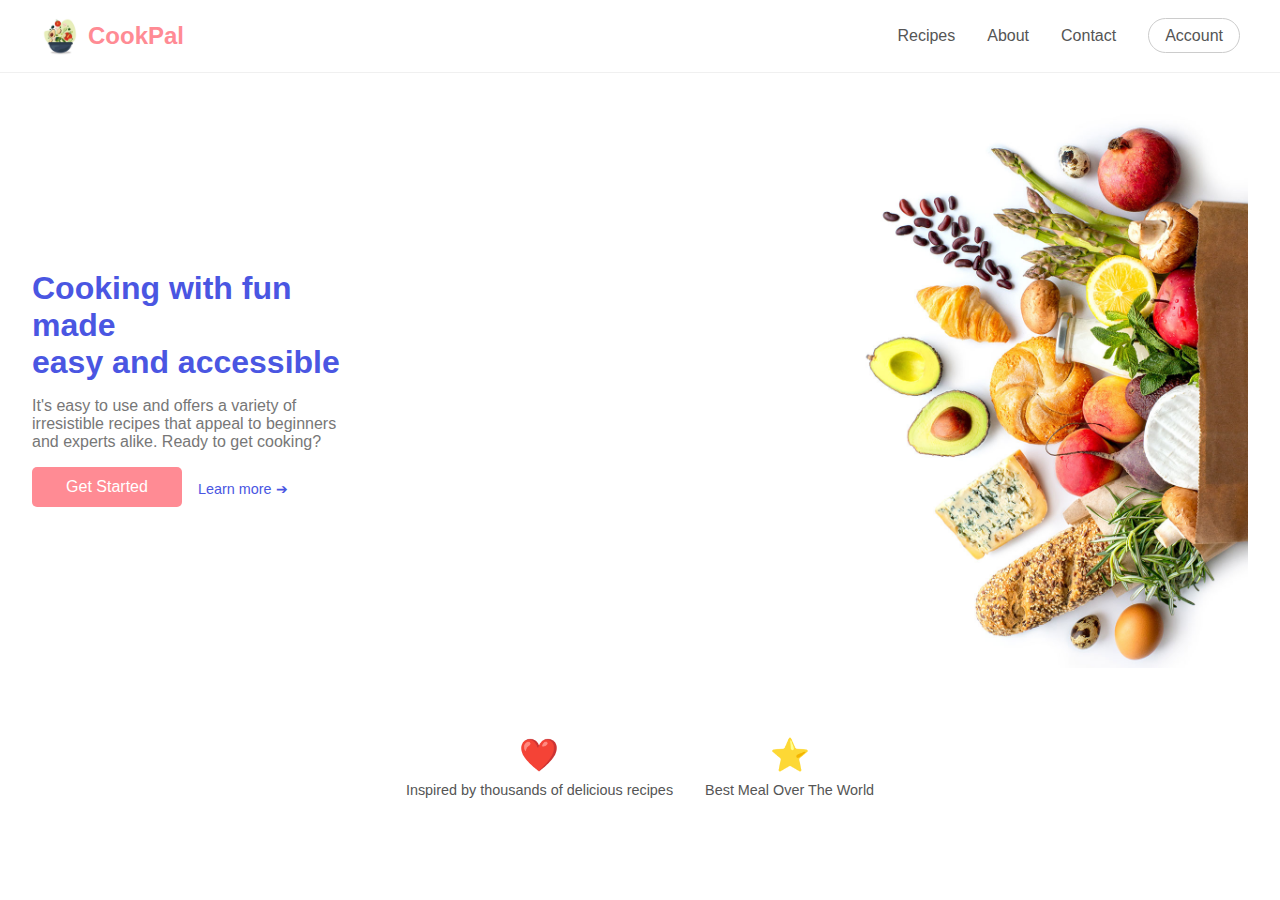
<file: project/index.html>
<!DOCTYPE html>
<html lang="en">
<head>
  <meta charset="UTF-8">
  <meta name="viewport" content="width=device-width, initial-scale=1.0">
  <title>Foodme</title>
  <link rel="stylesheet" href="styles/project.css">
</head>
<body>
  <header>
    <nav>
        <div class="logo-container">
            <img class="logo-img" src="images/logo.png" alt="Logo">
            <h1 class="logo"><a href="index.html">CookPal</a></h1>
        </div>
        <div class="hamburger" id="hamburger">
            &#9776; <!-- This is the hamburger icon -->
        </div>
        <ul class="nav-links" id="nav-links">
            <li><a href="recipes.html">Recipes</a></li>
            <li><a href="about.html">About</a></li>
            <li><a href="contact.html">Contact</a></li>
            <li><a href="#" class="account-btn">Account</a></li>
        </ul>
    </nav>
</header>
  <main>
    <section class="hero">
      <div class="hero-content">
        <h2>Cooking with fun made <br> easy and accessible</h2>
        <p>It's easy to use and offers a variety of irresistible recipes that appeal to beginners and experts alike. Ready to get cooking?</p>
        <div class="buttons">
          <button class="get-started">Get Started</button>
          <a href="about.html" class="learn-more">Learn more ➔</a>
        </div>
      </div>
      <div class="hero-image">
        <img src="images/image.png" alt="foodsquare">
      </div>
    </section>
    <section class="features">
      <div class="feature-item">
        <span class="icon">❤️</span>
        <p>Inspired by thousands of delicious recipes</p>
      </div>
      <div class="feature-item">
        <span class="icon">⭐</span>
        <p>Best Meal Over The World</p>
      </div>
    </section>
  </main>
  <script src="scripts/project.js"></script>
</body>
</html>
</file>
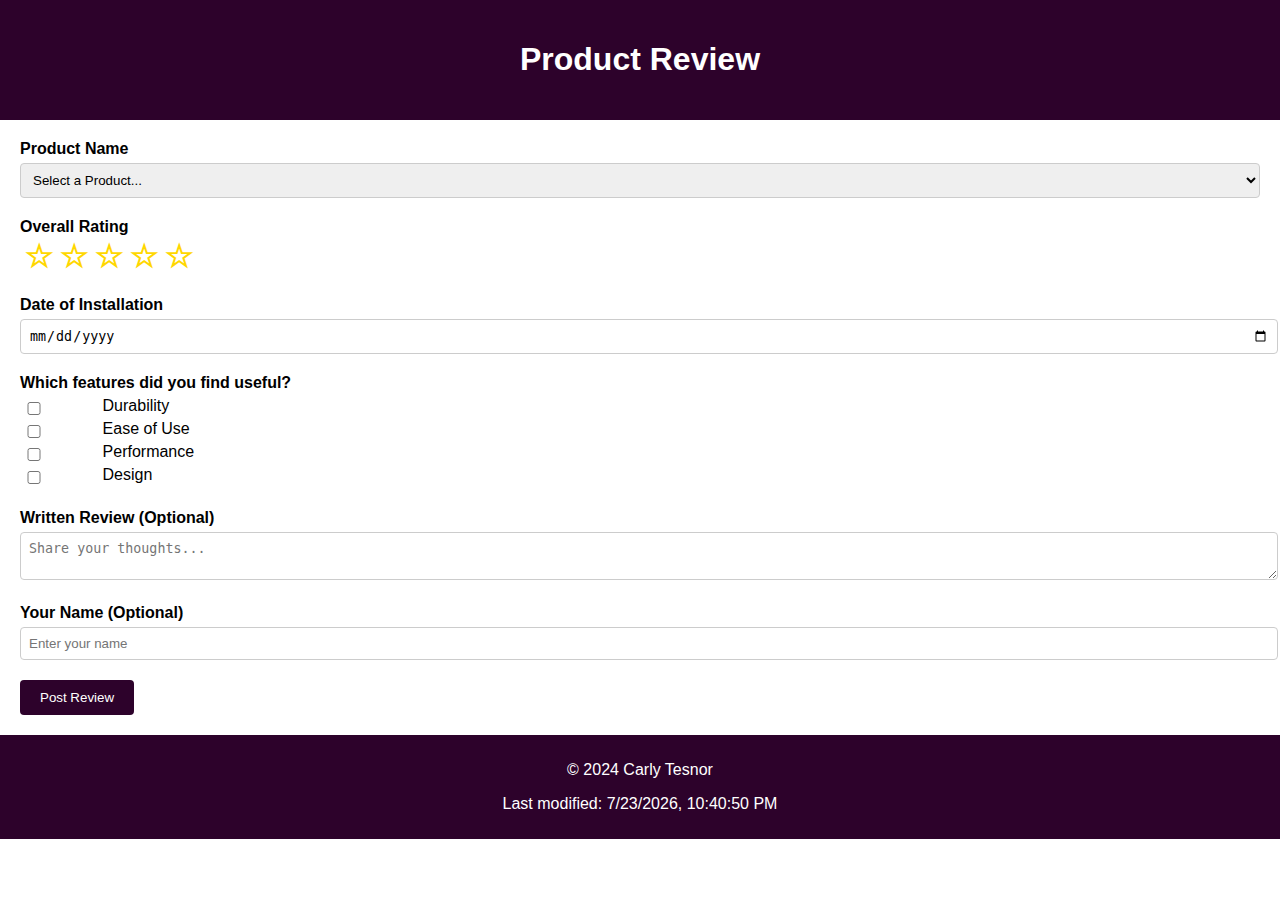
<file: form.html>
<!DOCTYPE html>
<html lang="en">
<head>
  <meta charset="UTF-8">
  <meta name="viewport" content="width=device-width, initial-scale=1.0">
  <title>Product Review</title>
  <link rel="stylesheet" href="styles/form.css">
</head>
<body>
  <header>
    <h1>Product Review</h1>
  </header>

  <main>
    <form method="get" action="review.html" id="product-review-form">
      <div class="form-group">
        <label for="product-name">Product Name</label>
        <select id="product-name" name="product-name" required aria-label="Select a product">
          <option value="" disabled selected>Select a Product...</option>
          <!-- Product here -->
        </select>
      </div>

      <div class="form-group">
        <label>Overall Rating</label>
        <div class="stars" aria-label="Overall rating">
            <input type="radio" id="fivestar" name="stars" value="5" required>
            <label for="fivestar" aria-label="5 stars"></label>
            <input type="radio" id="fourstar" name="stars" value="4" required>
            <label for="fourstar" aria-label="4 stars"></label>
            <input type="radio" id="threestar" name="stars" value="3" required>
            <label for="threestar" aria-label="3 stars"></label>
            <input type="radio" id="twostar" name="stars" value="2" required>
            <label for="twostar" aria-label="2 stars"></label>
            <input type="radio" id="onestar" name="stars" value="1" required>
            <label for="onestar" aria-label="1 star"></label>
        </div>
      </div>

      <div class="form-group">
        <label for="installation-date">Date of Installation</label>
        <input type="date" id="installation-date" name="installation-date" required placeholder="MM/DD/YYYY">
      </div>

      <div class="form-group">
        <label>Which features did you find useful?</label>
        <div class="checkbox-group" aria-label="Useful features">
            <div class="input-choice"><input type="checkbox" id="feature-durability" name="features[]" value="durability">
                <label for="feature-durability">Durability</label></div>

           <div class="input-choice"><input type="checkbox" id="feature-ease-of-use" name="features[]" value="ease-of-use">
          <label for="feature-ease-of-use">Ease of Use</label></div>
          <div class="input-choice"><input type="checkbox" id="feature-performance" name="features[]" value="performance">
          <label for="feature-performance">Performance</label></div>
          <div class="input-choice"><input type="checkbox" id="feature-design" name="features[]" value="design">
          <label for="feature-design">Design</label></div>
        </div>
      </div>

      <div class="form-group">
        <label for="written-review">Written Review (Optional)</label>
        <textarea id="written-review" name="written-review" placeholder="Share your thoughts..."></textarea>
      </div>

      <div class="form-group">
        <label for="user-name">Your Name (Optional)</label>
        <input type="text" id="user-name" name="user-name" placeholder="Enter your name">
      </div>

      <div class="form-actions">
        <button type="submit">Post Review</button>
      </div>
    </form>
  </main>

  <footer>
    <p>&copy; 2024 Carly Tesnor</p>
    <p>Last modified: <span id="last-modified"></span></p>
  </footer>

  <script src="scripts/form.js"></script>
</body>
</html>
</file>
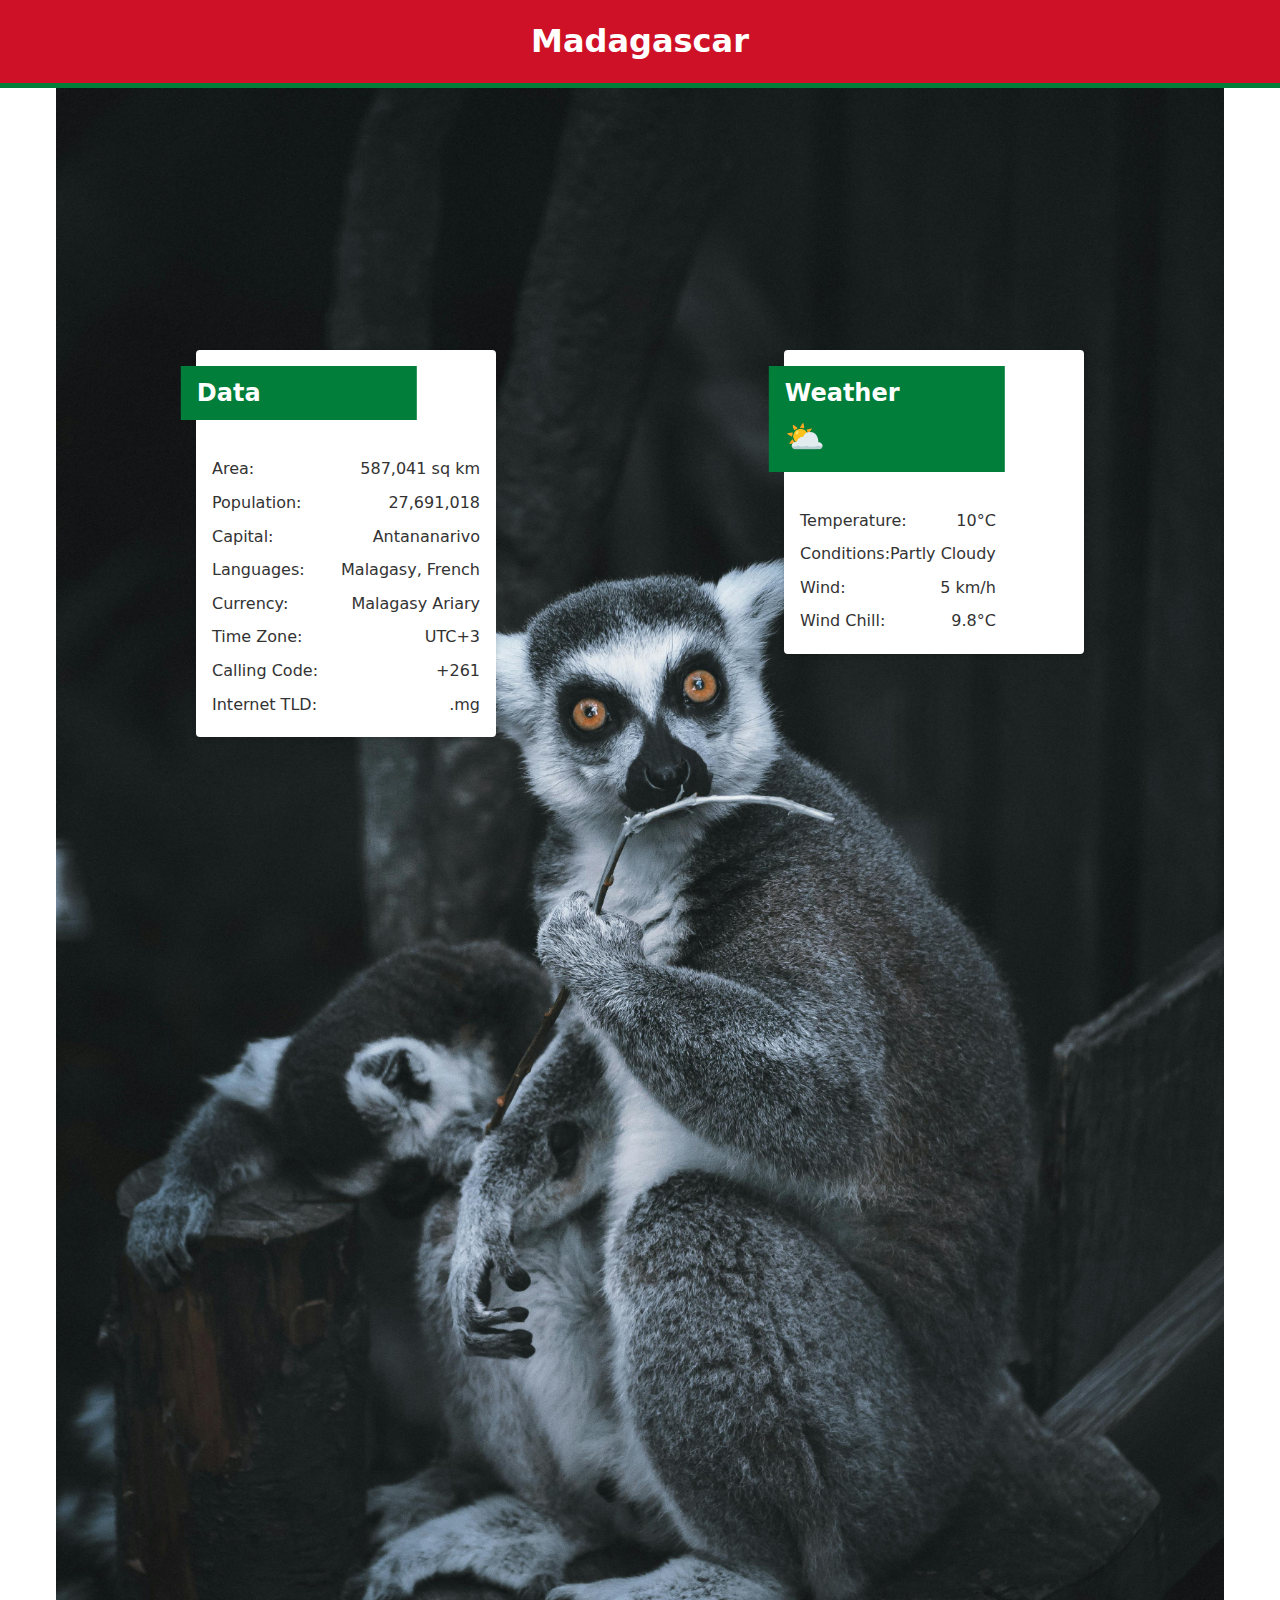
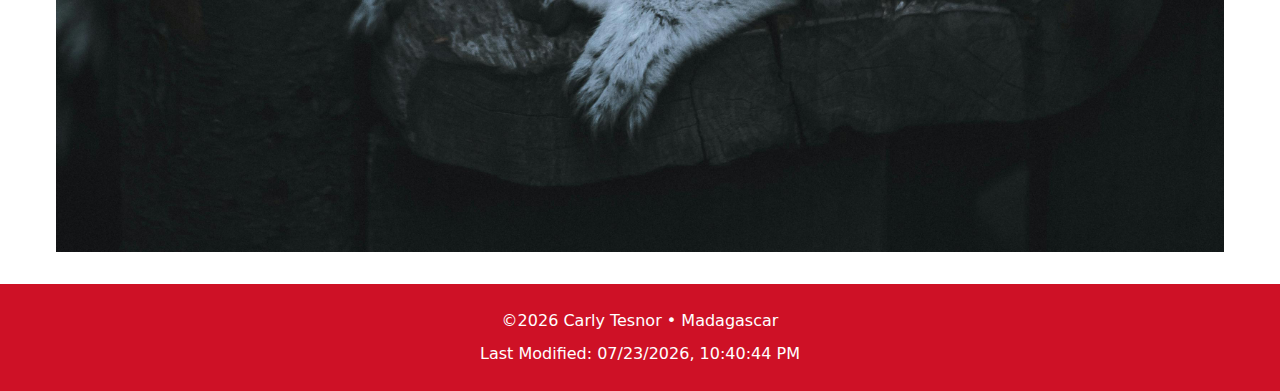
<file: place.html>
<!DOCTYPE html>
<html lang="en">
<head>
    <meta charset="UTF-8">
    <meta name="viewport" content="width=device-width, initial-scale=1.0">
    <title>Madagascar</title>
    <link rel="stylesheet" href="styles/place.css">
    <script src="scripts/windchill.js" defer></script>
</head>
<body>
    <div class="wrapper">
        <header>
            <h1>Madagascar</h1>
        </header>

        <main>
            <picture class="hero">
                <source srcset="images/madagascar-hero-small.jpg" media="(min-width: 768px)">
                <img src="images/pexels.jpg"
                     alt="Ring-tailed lemurs of Madagascar"
                     width="800" height="400">
            </picture>

            <div class="data">
                <h2>Data</h2>
                <ul class="info-list">
                    <li><span>Area:</span> <span>587,041 sq km</span></li>
                    <li><span>Population:</span> <span>27,691,018</span></li>
                    <li><span>Capital:</span> <span>Antananarivo</span></li>
                    <li><span>Languages:</span> <span>Malagasy, French</span></li>
                    <li><span>Currency:</span> <span>Malagasy Ariary</span></li>
                    <li><span>Time Zone:</span> <span>UTC+3</span></li>
                    <li><span>Calling Code:</span> <span>+261</span></li>
                    <li><span>Internet TLD:</span> <span>.mg</span></li>
                </ul>
            </div>

            <div class="weather">
                <h2>Weather &nbsp;&nbsp;&nbsp;&nbsp;&nbsp;&nbsp;  <span class="weather-icon desktop">⛅</span></h2>
                <div class="weather-info">

                    <svg class="weather-icon mobile" viewBox="0 0 100 100">
                        <circle cx="50" cy="50" r="20" fill="#FFD700"/>
                        <path d="M50 20 L50 80 M20 50 L80 50" stroke="#FFD700" fill="none"/>
                        <rect x="30" y="60" width="40" height="20" fill="#gray" opacity="0.5"/>
                    </svg>
                    <ul class="info-list">
                        <li><span>Temperature:</span> <span>10°C</span></li>
                        <li><span>Conditions:</span> <span>Partly Cloudy</span></li>
                        <li><span>Wind:</span> <span>5 km/h</span></li>
                        <li><span>Wind Chill:</span> <span id="wind-chill">Loading...</span></li>
                    </ul>
                </div>
            </div>
        </main>

        <footer>
            <p>©<span id="current-year">2024</span> Carly Tesnor • Madagascar</p>
            <p>Last Modified: <span id="last-modified">02/08/2024 22:47:47</span></p>
        </footer>
    </div>
</body>
</html>
</file>
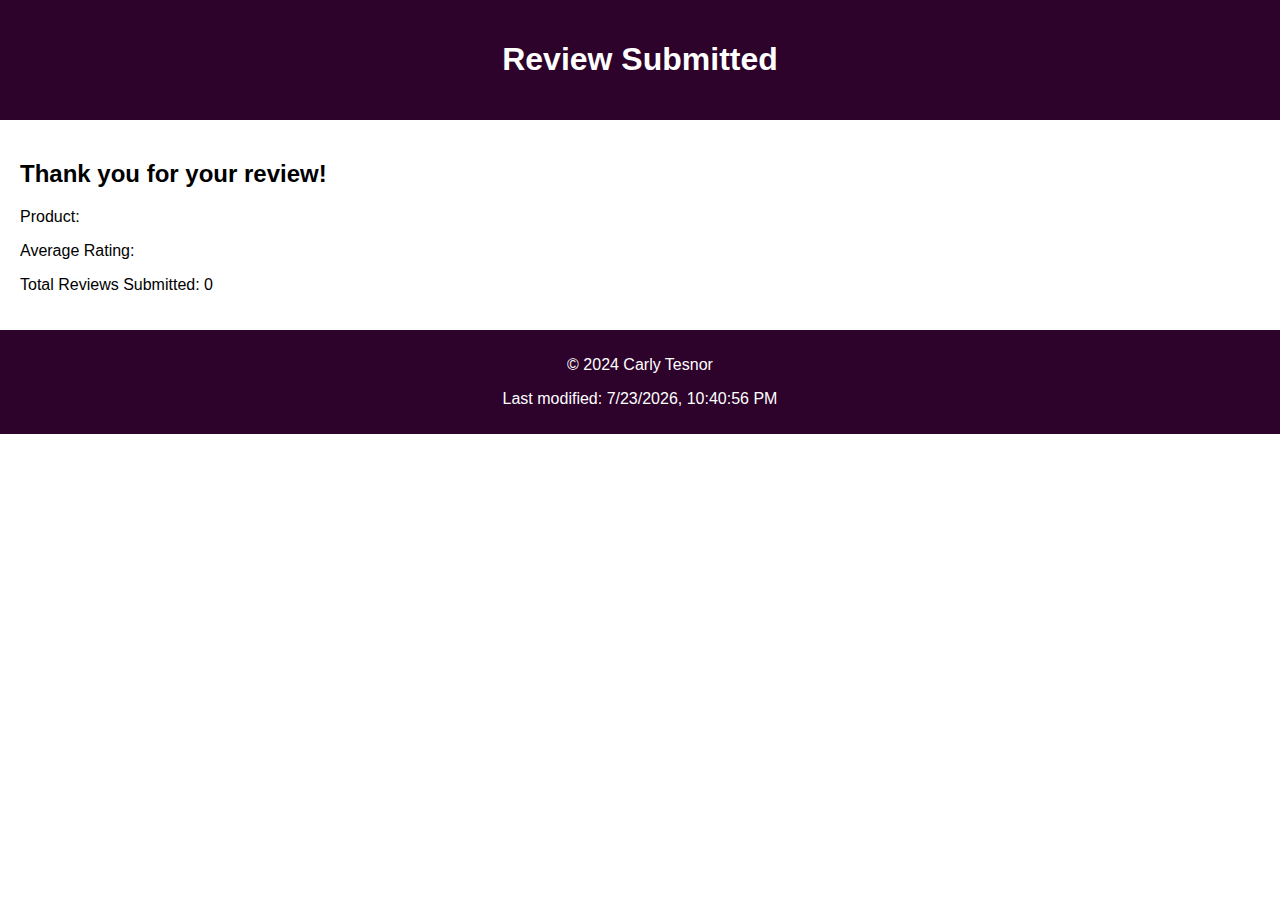
<file: review.html>
<!DOCTYPE html>
<html lang="en">
<head>
    <meta charset="UTF-8">
    <meta name="viewport" content="width=device-width, initial-scale=1.0">
    <title>Review Confirmation</title>
    <link rel="stylesheet" href="styles/form.css">
</head>
<body>
    <header>
        <h1>Review Submitted</h1>
    </header>

    <main>
        <div class="review-confirmation">
            <h2>Thank you for your review!</h2>
            <p>Product: <span id="product-name-display"></span></p>
            <p>Average Rating: <span id="average-rating"></span></p>
            <p>Total Reviews Submitted: <span id="review-count"></span></p>
        </div>
    </main>

    <footer>
        <p>&copy; 2024 Carly Tesnor</p>
        <p>Last modified: <span id="last-modified"></span></p>
    </footer>

    <script src="scripts/form.js"></script>
</body>
</html>
</file>
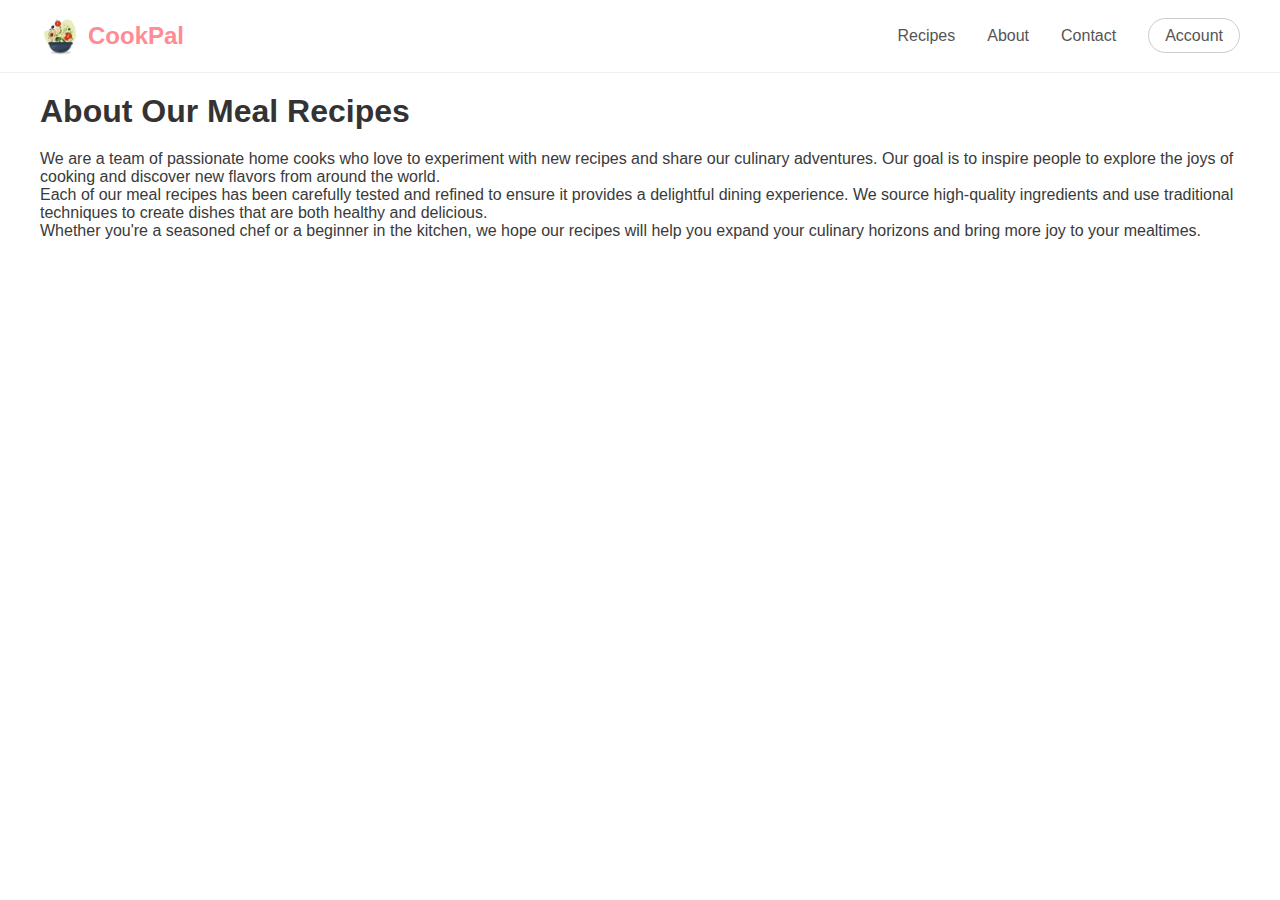
<file: project/about.html>
<!DOCTYPE html>
<html lang="en">
<head>
  <meta charset="UTF-8">
  <meta name="viewport" content="width=device-width, initial-scale=1.0">
  <title>About</title>
  <link rel="stylesheet" href="styles/project.css">
</head>
<body>
    <header>
        <nav>
            <div class="logo-container">
                <img class="logo-img" src="images/logo.png" alt="Logo">
                <h1 class="logo"><a href="index.html">CookPal</a></h1>
            </div>
            <div class="hamburger" id="hamburger">
                &#9776; <!-- This is the hamburger icon -->
            </div>
            <ul class="nav-links" id="nav-links">
                <li><a href="recipes.html">Recipes</a></li>
                <li><a href="about.html">About</a></li>
                <li><a href="contact.html">Contact</a></li>
                <li><a href="#" class="account-btn">Account</a></li>
            </ul>
        </nav>
    </header>
  <div class="container">
    <h1>About Our Meal Recipes</h1>
    <p>
      We are a team of passionate home cooks who love to experiment with new recipes and share our culinary adventures. Our goal is to inspire people to explore the joys of cooking and discover new flavors from around the world.
    </p>
    <p>
      Each of our meal recipes has been carefully tested and refined to ensure it provides a delightful dining experience. We source high-quality ingredients and use traditional techniques to create dishes that are both healthy and delicious.
    </p>
    <p>
      Whether you're a seasoned chef or a beginner in the kitchen, we hope our recipes will help you expand your culinary horizons and bring more joy to your mealtimes.
    </p>
  </div>
</body>
</html>
</file>
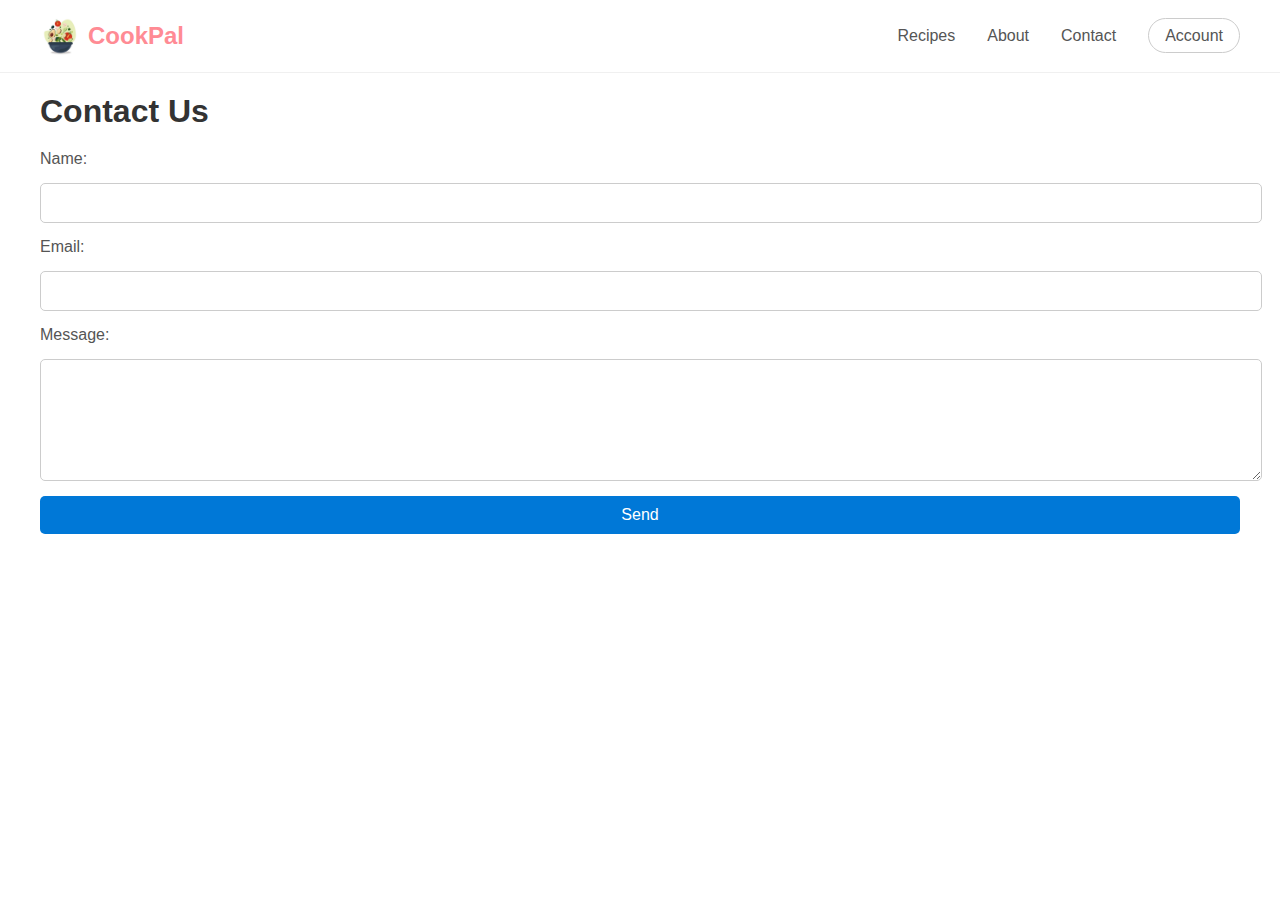
<file: project/contact.html>
<!DOCTYPE html>
<html lang="en">
<head>
  <meta charset="UTF-8">
  <meta name="viewport" content="width=device-width, initial-scale=1.0">
  <title>Contact</title>
  <link rel="stylesheet" href="styles/project.css">
</head>
<body>
    <header>
        <nav>
            <div class="logo-container">
                <img class="logo-img" src="images/logo.png" alt="Logo">
                <h1 class="logo"><a href="index.html">CookPal</a></h1>
            </div>
            <div class="hamburger" id="hamburger">
                &#9776; <!-- This is the hamburger icon -->
            </div>
            <ul class="nav-links" id="nav-links">
                <li><a href="recipes.html">Recipes</a></li>
                <li><a href="about.html">About</a></li>
                <li><a href="contact.html">Contact</a></li>
                <li><a href="#" class="account-btn">Account</a></li>
            </ul>
        </nav>
    </header>
  <div class="container">
    <h1>Contact Us</h1>
    <form id="contact-form">
      <label for="name">Name:</label>
      <input type="text" id="name" name="name" required>

      <label for="email">Email:</label>
      <input type="email" id="email" name="email" required>

      <label for="message">Message:</label>
      <textarea id="message" name="message" required></textarea>

      <button type="submit">Send</button>
    </form>
  </div>

  <script src="scripts/project.js"></script>
</body>
</html>
</file>
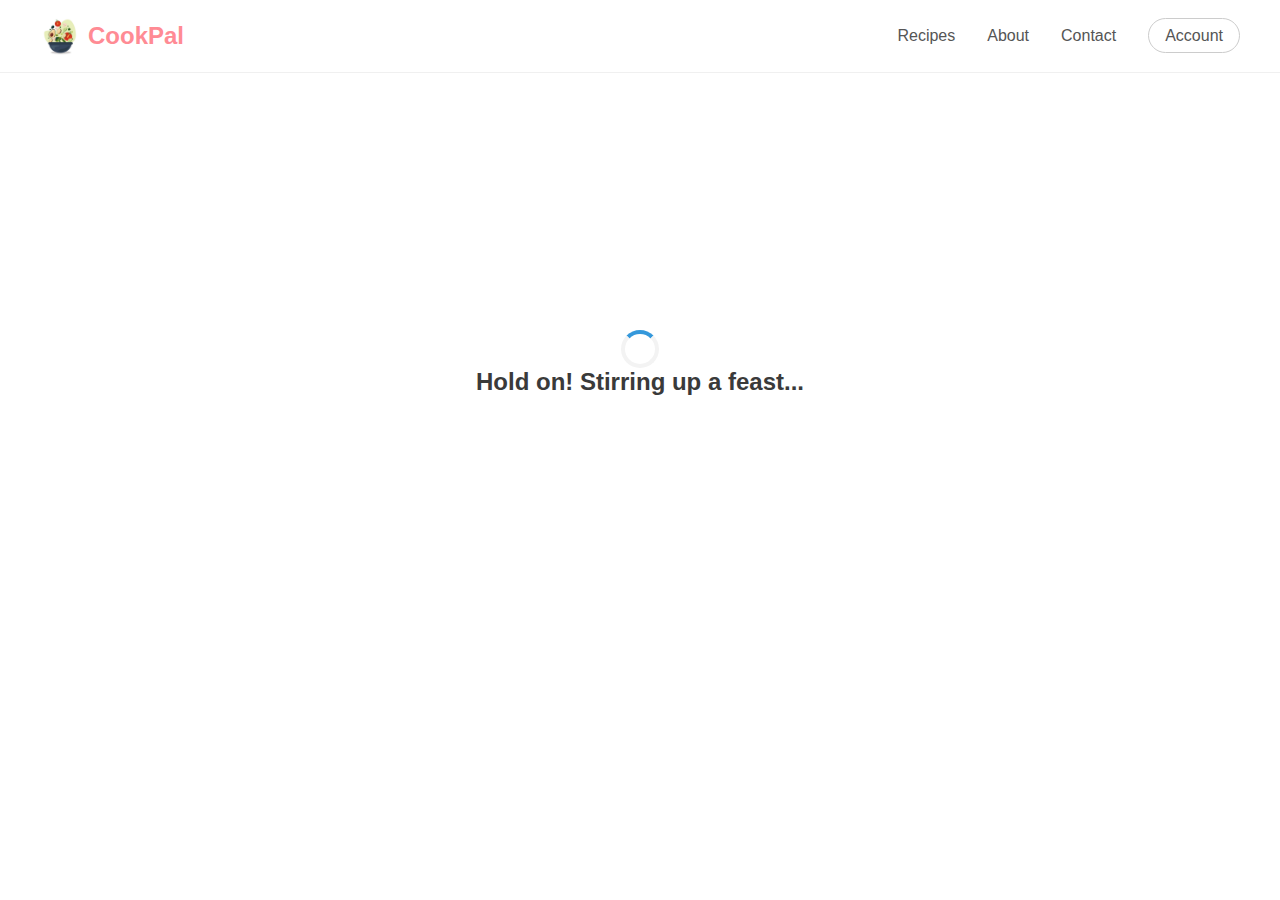
<file: project/recipes.html>
<!DOCTYPE html>
<html lang="en">
<head>
  <meta charset="UTF-8">
  <meta name="viewport" content="width=device-width, initial-scale=1.0">
  <title>CookPal | Recipes</title>
  <link rel="stylesheet" href="styles/project.css">
</head>
<body>
    <header>
        <nav>
            <div class="logo-container">
                <img class="logo-img" src="images/logo.png" alt="Logo">
                <h1 class="logo"><a href="index.html">CookPal</a></h1>
            </div>
            <div class="hamburger" id="hamburger">
                &#9776; <!-- This is the hamburger icon -->
            </div>
            <ul class="nav-links" id="nav-links">
                <li><a href="recipes.html">Recipes</a></li>
                <li><a href="about.html">About</a></li>
                <li><a href="contact.html">Contact</a></li>
                <li><a href="#" class="account-btn">Account</a></li>
            </ul>
        </nav>
    </header>
  <div class="container">
    <div class="loading-container">
        <div class="loading-spinner"></div>
        <h2>Hold on! Stirring up a feast...</h2>
    </div>
    <div class="row" id="meal-container">
          <!-- Meal cards will be dynamically generated here -->
    </div>
  </div>
  <script src="scripts/project.js"></script>
</body>
</html>
</file>
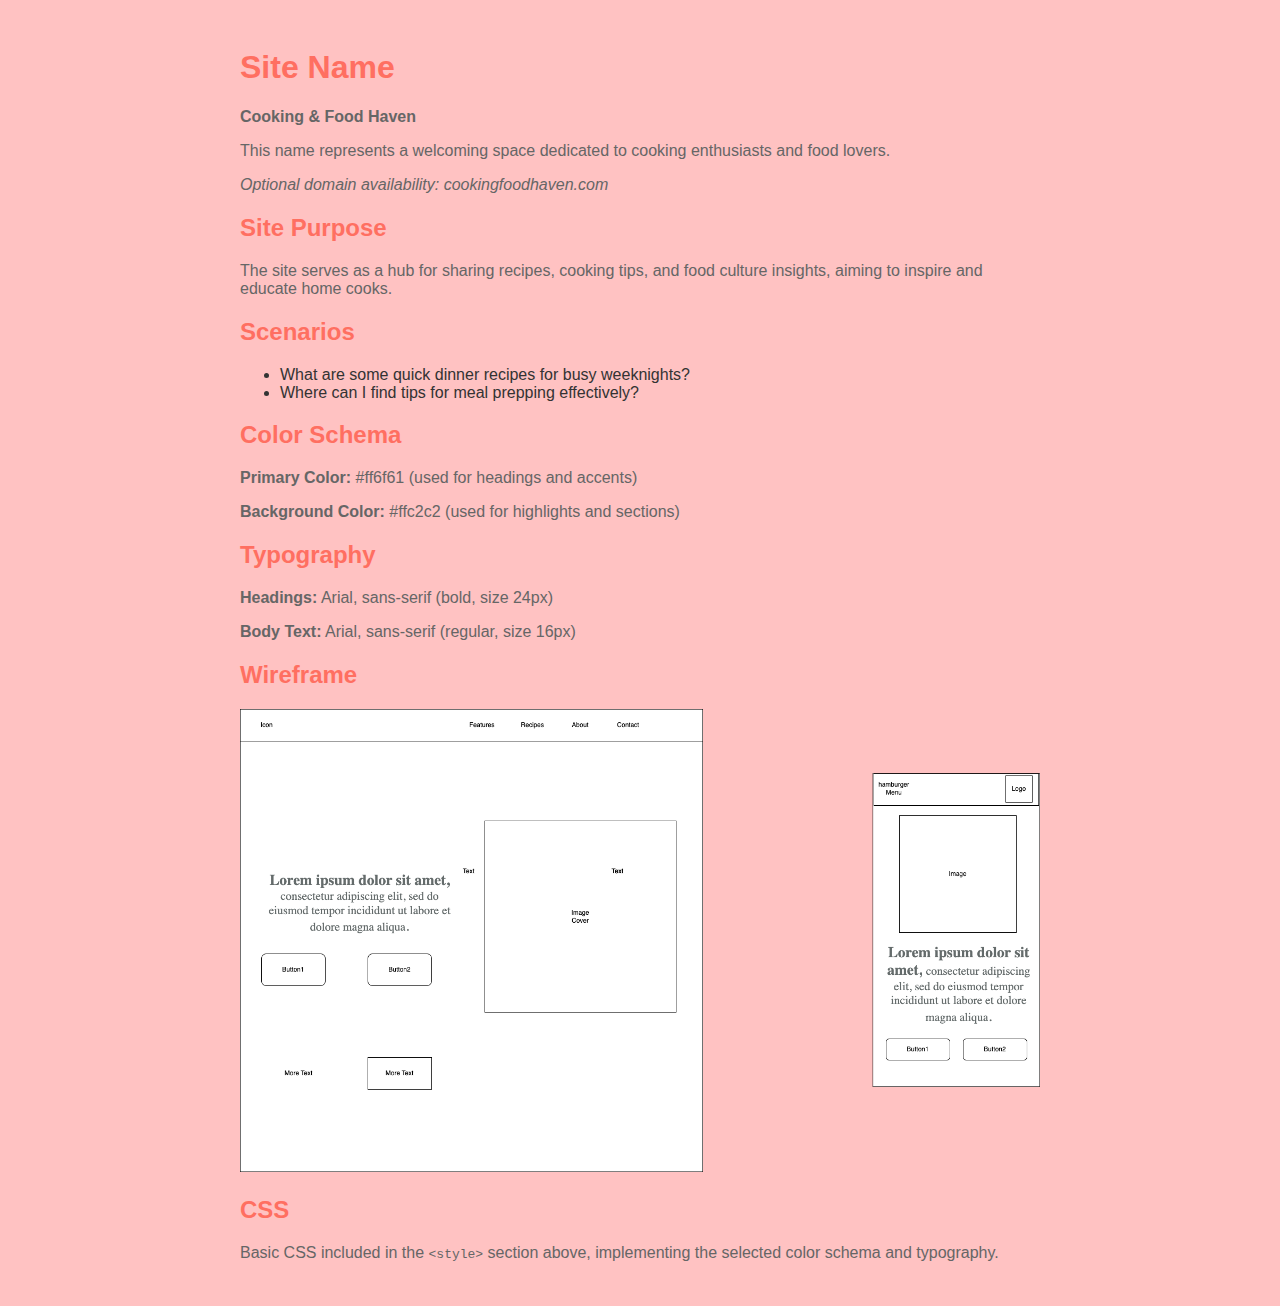
<file: project/siteplan.html>
<!DOCTYPE html>
<html lang="en">
<head>
    <meta charset="UTF-8">
    <meta name="viewport" content="width=device-width, initial-scale=1.0">
    <link rel="stylesheet" href="styles/styles.css">
    <title>Cooking & Food Blog Site Plan</title>
</head>
<body>
    <div class="container">
        <h1>Site Name</h1>
        <p><strong>Cooking & Food Haven</strong></p>
        <p>This name represents a welcoming space dedicated to cooking enthusiasts and food lovers.</p>
        <p><em>Optional domain availability: cookingfoodhaven.com</em></p>

        <h2>Site Purpose</h2>
        <p>The site serves as a hub for sharing recipes, cooking tips, and food culture insights, aiming to inspire and educate home cooks.</p>

        <h2>Scenarios</h2>
        <ul>
            <li>What are some quick dinner recipes for busy weeknights?</li>
            <li>Where can I find tips for meal prepping effectively?</li>
        </ul>

        <h2>Color Schema</h2>
        <p><strong>Primary Color:</strong> #ff6f61 (used for headings and accents)</p>
        <p><strong>Background Color:</strong> #ffc2c2 (used for highlights and sections)</p>

        <h2>Typography</h2>
        <p><strong>Headings:</strong> Arial, sans-serif (bold, size 24px)</p>
        <p><strong>Body Text:</strong> Arial, sans-serif (regular, size 16px)</p>

        <h2>Wireframe</h2>
        <img src="images/Untitled Diagram.drawio.png" alt="Mobile Wireframe">

        <h2>CSS</h2>
        <p>Basic CSS included in the <code>&lt;style&gt;</code> section above, implementing the selected color schema and typography.</p>
    </div>
</body>
</html>
</file>
<file: styles/form.css>
/* General Styles */
body {
    font-family: Arial, sans-serif;
    margin: 0;
    padding: 0;
  }

  header {
    background-color: #2D022B;
    color: #fff;
    padding: 20px;
    text-align: center;
  }

  main {
    padding: 20px;
  }

  footer {
    background-color: #2D022B;
    color: #fff;
    padding: 10px;
    text-align: center;
  }

  /* Form Styles */
  .form-group {
    margin-bottom: 20px;
  }

  label {
    display: block;
    font-weight: bold;
    margin-bottom: 5px;
  }

  input, select, textarea {
    border: 1px solid #ccc;
    border-radius: 4px;
    padding: 8px;
    width: 100%;
  }

  .rating-group {
    display: flex;
    justify-content: center;
    margin-bottom: 10px;
  }

  .rating-item {
    display: flex;
    flex-direction: column;
    align-items: center;
    margin-right: 10px;
  }

  .rating-item label {
    font-size: 24px;
    cursor: pointer;
  }

  .checkbox-group {
    display: flex;
    flex-direction: column;
    align-items: flex-start;
    margin-left: -3.5rem;
  }

  .checkbox-group label {
    width: 15rem;
    font-weight: normal;
  }

  button[type="submit"] {
    background-color: #2D022B;
    border: none;
    border-radius: 4px;
    color: #fff;
    cursor: pointer;
    padding: 10px 20px;
  }

  button[type="submit"]:hover {
    background-color: #555;
  }

/* stars */
input[type="radio"] {
	display: none;
	position: relative;
	caret-color: rgba(0, 0, 0, 0);
}

.input-choice {
    display: flex;
    flex-direction: row;
    align-items: center;
    justify-content: center;
}

.stars {
	display: flex;
	flex-direction: row-reverse;
	justify-content: left;
}

.stars > label {
	color: gold;
	width: 30px;
	height: 30px;
	font-size: 2rem;
	margin-left: 5px;
	display: flex;
	align-items: center;
	caret-color: rgba(0, 0, 0, 0);
}

.stars > label:hover {
	color: #000;
}

.stars > label::before {
	content: "\2606";
}

.stars input:checked ~ label::before {
	content: "\2605";
}
/* Additional styles for the review.html page */
.review-container {
    max-width: 600px;
    margin: 0 auto;
    padding: 40px;
    background-color: #f5f5f5;
    border-radius: 8px;
    text-align: center;
  }

  .review-container h2 {
    margin-top: 0;
  }

  .review-container p {
    margin-bottom: 20px;
  }
</file>
<file: styles/place.css>
:root {
    --primary-color: #CE1126;
    --secondary-color: #007E3A;
    --text-color: #333;
    --background-color: #fff;
    --padding: 1rem;
}

* {
    margin: 0;
    padding: 0;
    box-sizing: border-box;
}

body {
    font-family: 'Segoe UI', system-ui, sans-serif;
    line-height: 1.6;
    color: var(--text-color);
    background-color: var(--background-color);
}

.wrapper {
    display: flex;
    flex-direction: column;
    min-height: 100vh;
}

header {
    background-color: var(--primary-color);
    color: white;
    padding: var(--padding);
    text-align: center;
    border-bottom: 5px solid var(--secondary-color);
}

header h1 {
    font-size: 2rem;
    margin: 0;
}

main {
    flex: 1;
}

.hero {
    display: block;
    width: 100%;
}

.hero img {
    width: 100%;
    height: auto;
    display: block;
}

.data, .weather {
    padding: 0;
    margin: 1rem;
    background: white;
    border-radius: 4px;
    box-shadow: 0 2px 4px rgba(0,0,0,0.1);
}

h2 {
    background-color: var(--background-color);
    padding: 0.5rem 1rem;
    margin: 0;
    text-align: center;
}

.info-list {
    list-style: none;
    padding: var(--padding);
}

.info-list li {
    display: flex;
    justify-content: space-between;
    padding: 0.25rem 0;
}

.weather-info {
    padding: var(--padding);
    display: grid;
    grid-template-columns: auto 1fr;
    gap: 1rem;
    align-items: start;
}

.weather-info .info-list {
    padding: 0;
}

.weather-icon.desktop {
    display: none;
    font-size: 2rem;
}

.weather-icon.mobile {
    width: 48px;
    height: 48px;
}

footer {
    background-color: var(--primary-color);
    color: white;
    text-align: center;
    padding: var(--padding);
    margin-top: auto;
}

footer p {
    margin: 0.5rem 0;
}

/* Desktop Layout */
@media (min-width: 768px) {
    main {
        display: grid;
        grid-template-columns: 1fr;
        max-width: 1200px;
        margin: 0 auto;
        padding: 0 1rem;
    }

    .hero {
        margin-bottom: 2rem;
    }

    h2 {
        text-align: left;
        background-color: var(--secondary-color);
        color: var(--background-color);
        margin: 1rem 2rem;

        transform: translateX(-20%);
    }

    .data {
        position: absolute;
        top: 350px;
        left: 50%;
        transform: translateX(-50%);
        background: white;
        width: 300px;
        margin: 0;
    }

    .weather {
        position: absolute;
        top: 350px;
        right: 50%;
        transform: translateX(50%);
        background: white;
        width: 300px;
        margin: 0;
    }

    .weather-icon.desktop {
        display: inline;
    }

    .weather-icon.mobile {
        display: none;
    }
}

/* Large Desktop Layout */
@media (min-width: 1200px) {
    .data {
        left: 20%;
        transform: translateX(-20%);
    }

    .weather {
        right: 20%;
        transform: translateX(20%);
    }
}
</file>
<file: project/styles/styles.css>
body {
            font-family: 'Arial', sans-serif;
            background-color: #ffc2c2;
            color: #333;
        }
        h1, h2, h3 {
            color: #ff6f61;
        }
        p {
            color: #666;
        }
        .container {
            max-width: 800px;
            margin: 0 auto;
            padding: 20px;
        }
        img {
            max-width: 100%;
            height: auto;
        }
</file>
<file: project/styles/project.css>
/* Reset Styles */
body, h1, h2, p, ul, li {
    margin: 0;
    padding: 0;
    box-sizing: border-box;
  }

  /* General Styles */
  body {
    font-family: 'Arial', sans-serif;
    color: #3A3A3A;
    background-color: #FFFFFF;
  }

 /* Header Styles */
 header {
  background-color: #ffffff;
  border-bottom: 1px solid #f0f0f0;
}

nav {
  display: flex;
  justify-content: space-between;
  align-items: center;
  padding: 1rem 2rem;
  max-width: 1200px;
  margin: 0 auto;
}

.logo-container {
  display: flex;
  align-items: center;
  gap: 0.5rem;
}

.logo-img {
  width: 40px;
  height: 40px;
}

.logo {
  font-size: 1.5rem;
  color: #ff8b94;
}

.logo a {
  text-decoration: none;
  color: #ff8b94;
}

.nav-links {
  list-style: none;
  display: flex;
  gap: 2rem;
  align-items: center;
}

.nav-links a {
  text-decoration: none;
  color: #555;
  font-size: 1rem;
  transition: color 0.3s;
}

.nav-links a:hover {
  color: #ff8b94;
}

.account-btn {
  padding: 0.5rem 1rem;
  border: 1px solid #ccc;
  border-radius: 25px;
  color: #4A56E2;
}

/* Hamburger Menu Styles */
.hamburger {
  display: none;
  font-size: 2rem;
  cursor: pointer;
}

/* Responsive Styles */
@media (max-width: 768px) {
  .nav-links {
      display: none;
      flex-direction: column;
      position: absolute;
      top: 60px;
      right: 0;
      background-color: #ffffff;
      width: 100%;
      padding: 1rem 0;
  }

  .nav-links.active {
      display: flex;
  }

  .hamburger {
      display: block;
  }
}
  /* Hero Section Styles */
  .hero {
    display: flex;
    align-items: center;
    justify-content: space-between;
    padding: 2rem 2rem;
  }

  .hero-content {
    max-width: 50%;
  }

  .hero-content h2 {
    font-size: 2rem;
    color: #4A56E2;
  }

  .hero-content p {
    margin: 1rem 0;
    font-size: 1rem;
    color: #777;
  }

  .buttons {
    display: flex;
    gap: 1rem;
  }

  .get-started {
    padding: 0.7rem 1.5rem;
    background-color: #ff8b94;
    color: #fff;
    border: none;
    border-radius: 5px;
    cursor: pointer;
    width: 150px;
  }

  .learn-more {
    text-decoration: none;
    color: #4A56E2;
    font-size: 0.9rem;
    padding-top: 0.9rem;
  }

  .hero-image img {
    max-width: 900px;
  }

  /* Features Section */
  .features {
    display: flex;
    justify-content: center;
    padding: 2rem;
    gap: 2rem;
  }

  .feature-item {
    text-align: center;
  }

  .icon {
    font-size: 2rem;
    color: #FF8B94;
  }

  .feature-item p {
    margin-top: 0.5rem;
    color: #555;
    font-size: 0.9rem;
  }

  /* Recipes Stylings */

  .container {
    max-width: 1200px;
    margin: 0 auto;
    padding: 20px;
  }

  .row {
    display: flex;
    flex-wrap: wrap;
    justify-content: center;
    gap: 20px;
  }

  .meal-card {
    width: 300px;
    background-color: #fff;
    box-shadow: 0 2px 4px rgba(0, 0, 0, 0.1);
    border-radius: 8px;
    overflow: hidden;
    cursor: pointer;
  }

  .meal-card img {
    width: 100%;
    height: 200px;
    object-fit: cover;
  }

  .meal-card-content {
    padding: 16px;
  }

  .loading-container {
    display: flex;
    flex-direction: column;
    align-items: center;
    justify-content: center;
    height: 60vh;
  }

  .loading-spinner {
    border: 4px solid #f3f3f3;
    border-top: 4px solid #3498db;
    border-radius: 50%;
    width: 30px;
    height: 30px;
    animation: spin 2s linear infinite;
  }

  @keyframes spin {
    0% { transform: rotate(0deg); }
    100% { transform: rotate(360deg); }
  }

  @media (max-width: 768px) {
    .meal-card {
      width: 100%;
    }
    .hero-image img {
      max-width: 110px;
  }
  }

  /* Recipe Details */
  .container {
    max-width: 1200px;
    margin: 0 auto;
    padding: 20px;
  }

  .meal-details {
    display: flex;
    align-items: center;
    gap: 40px;
  }

  .meal-details img {
    max-width: 400px;
    width: 100%;
    height: auto;
    border-radius: 8px;
  }

  .meal-info {
    flex: 1;
  }

  .meal-info h1 {
    margin-top: 0;
  }

  .meal-info h2 {
    margin-top: 20px;
  }

  .meal-info ul {
    list-style-type: none;
    padding: 0;
  }

  @media (max-width: 768px) {
    .meal-details {
      flex-direction: column;
    }
  }

  /* contact */
  .container h1 {
    font-size: 2rem;
    color: #333;
    margin-bottom: 20px;
  }

  form {
    display: flex;
    flex-direction: column;
    gap: 15px;
  }

  label {
    font-size: 1rem;
    color: #555;
    text-align: left;
  }

  input,
  textarea,
  button {
    width: 100%;
    padding: 10px;
    border: 1px solid #ccc;
    border-radius: 5px;
    font-size: 1rem;
  }

  input:focus,
  textarea:focus {
    outline: none;
    border-color: #0078d7;
    box-shadow: 0 0 5px rgba(0, 120, 215, 0.3);
  }

  textarea {
    resize: vertical;
    min-height: 100px;
  }

  button {
    background-color: #0078d7;
    color: #fff;
    border: none;
    cursor: pointer;
    transition: background-color 0.3s ease;
  }

  button:hover {
    background-color: #005a9e;
  }

  button:active {
    background-color: #00487c;
  }
</file>
